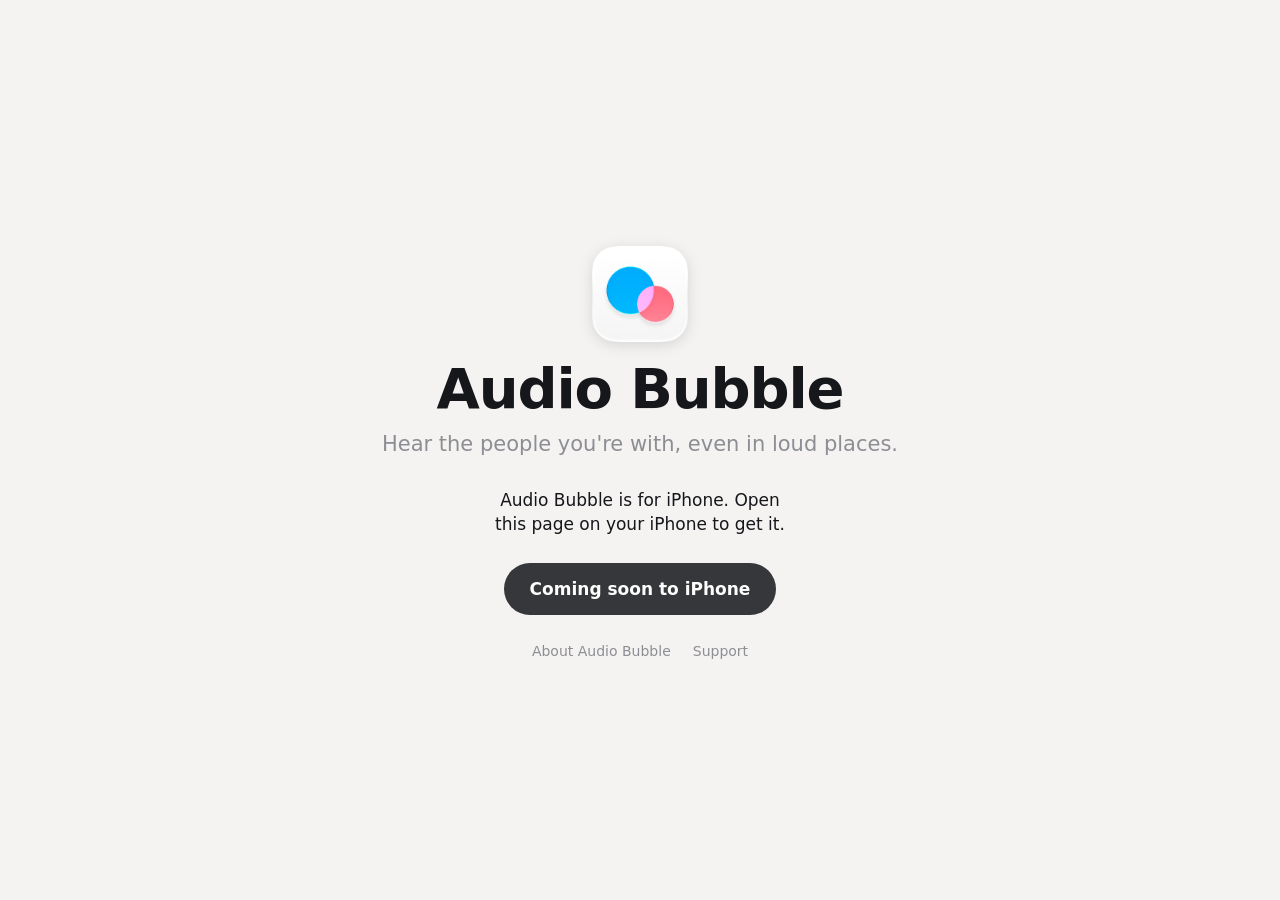
<file: docs/get/index.html>
<!DOCTYPE html>
<html lang="en">
<head>
  <meta charset="utf-8">
  <meta name="viewport" content="width=device-width, initial-scale=1, viewport-fit=cover">
  <title>Get Audio Bubble</title>
  <meta name="description" content="Hear the people you're with, clearly and instantly, even in loud places. Get Audio Bubble for iPhone.">
  <meta property="og:title" content="Get Audio Bubble">
  <meta property="og:description" content="Hear the people you're with, clearly and instantly, even in loud places.">
  <!-- Share image, rendered from og/og-image.html -->
  <meta property="og:image" content="https://audiobubble.jonbobrow.com/og-image.png">
  <meta property="og:image:width" content="2400">
  <meta property="og:image:height" content="1260">
  <meta property="og:image:alt" content="Audio Bubble: Hear the people you’re with, even in loud places. An iPhone showing friends gathered in a bubble.">
  <!-- Share video, recorded from og/og-video.html by og/render-video.sh; Messages plays it in place of the image -->
  <meta property="og:video" content="https://audiobubble.jonbobrow.com/og-video.mp4?v=1">
  <meta property="og:video:secure_url" content="https://audiobubble.jonbobrow.com/og-video.mp4?v=1">
  <meta property="og:video:type" content="video/mp4">
  <meta property="og:video:width" content="1200">
  <meta property="og:video:height" content="630">
  <meta name="twitter:card" content="summary_large_image">
  <meta name="twitter:image" content="https://audiobubble.jonbobrow.com/og-image.png">
  <meta name="theme-color" content="#f4f3f1" media="(prefers-color-scheme: light)">
  <meta name="theme-color" content="#121318" media="(prefers-color-scheme: dark)">
  <link rel="icon" href="../favicon.svg" type="image/svg+xml">
  <link rel="stylesheet" href="../style.css">
  <script>
    // Where the QR code in the app and "Send the link" lead. Once Audio Bubble is on the App
    // Store, put its ID here (the number in https://apps.apple.com/app/id1234567890), and
    // iPhones go straight to it.
    const appStoreID = null;

    const appStoreURL = appStoreID ? `https://apps.apple.com/app/id${appStoreID}` : null;
    const ua = navigator.userAgent;
    // iPadOS reports itself as a Mac, so a Mac with a touchscreen is an iPad.
    const isIOS = /iPhone|iPad|iPod/.test(ua) || (/Macintosh/.test(ua) && navigator.maxTouchPoints > 1);
    const isAndroid = /Android/.test(ua);
    if (appStoreURL && isIOS) location.replace(appStoreURL);
  </script>
</head>
<body>
  <main class="page get">
    <header>
      <picture>
        <source srcset="../icon-dark.png" media="(prefers-color-scheme: dark)">
        <img class="app-icon" src="../icon.png" width="256" height="256" alt="">
      </picture>
      <h1>Audio Bubble</h1>
      <p class="tagline">Hear the people you're with, even in loud places.</p>
    </header>

    <p class="get-note" id="note">Get Audio Bubble, put in your headphones and open it. You'll
      appear on your friend's screen, and they can invite you into their bubble.</p>

    <a class="download" id="download" hidden>Download on the App Store</a>
    <span class="download soon" id="soon">Coming soon to iPhone</span>

    <nav class="footer-links" aria-label="Footer links">
      <a href="../">About Audio Bubble</a>
      <a href="../support/">Support</a>
    </nav>
  </main>
  <script>
    const note = document.getElementById("note");
    if (isAndroid) {
      note.textContent = "Audio Bubble is only on iPhone for now, so joining the bubble takes an iPhone.";
    } else if (!isIOS) {
      note.textContent = "Audio Bubble is for iPhone. Open this page on your iPhone to get it.";
    }
    if (appStoreURL && !isAndroid) {
      const download = document.getElementById("download");
      download.href = appStoreURL;
      download.hidden = false;
      document.getElementById("soon").hidden = true;
    }
  </script>
</body>
</html>
</file>
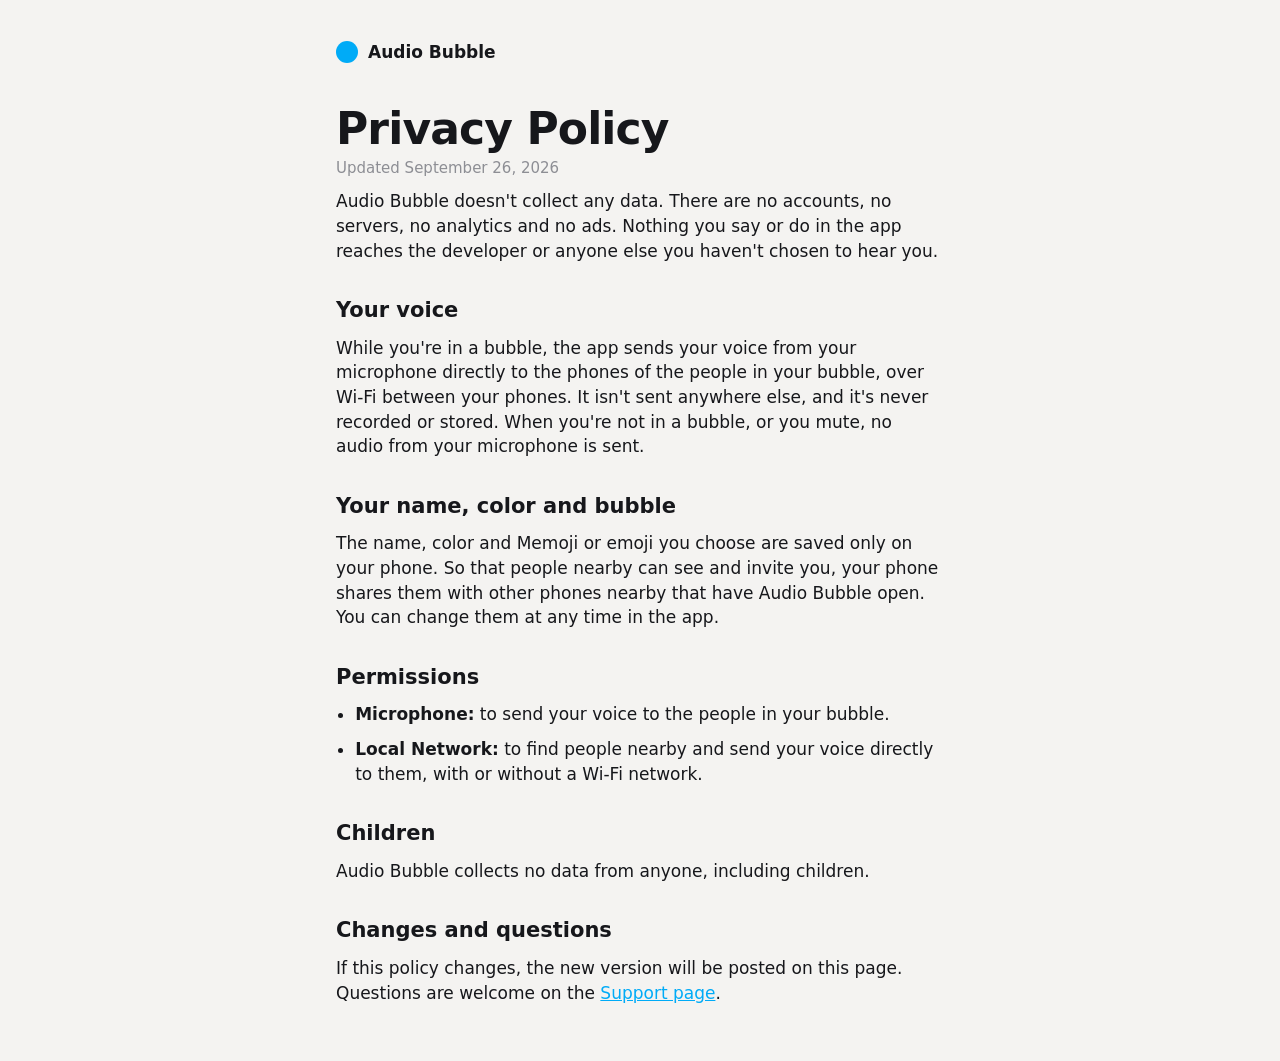
<file: docs/privacy/index.html>
<!DOCTYPE html>
<html lang="en">
<head>
  <meta charset="utf-8">
  <meta name="viewport" content="width=device-width, initial-scale=1, viewport-fit=cover">
  <title>Privacy Policy · Audio Bubble</title>
  <meta name="description" content="Audio Bubble collects no data. Your voice goes only to the people in your bubble.">
  <link rel="icon" href="../favicon.svg" type="image/svg+xml">
  <link rel="stylesheet" href="../style.css">
</head>
<body>
  <main class="doc">
    <a class="back" href="../">Audio Bubble</a>

    <h1>Privacy Policy</h1>
    <p class="updated">Updated September 26, 2026</p>

    <p>Audio Bubble doesn't collect any data. There are no accounts, no servers, no analytics
      and no ads. Nothing you say or do in the app reaches the developer or anyone else you
      haven't chosen to hear you.</p>

    <h2>Your voice</h2>
    <p>While you're in a bubble, the app sends your voice from your microphone directly to the
      phones of the people in your bubble, over Wi-Fi between your phones. It isn't sent
      anywhere else, and it's never recorded or stored. When you're not in a bubble, or you
      mute, no audio from your microphone is sent.</p>

    <h2>Your name, color and bubble</h2>
    <p>The name, color and Memoji or emoji you choose are saved only on your phone. So that
      people nearby can see and invite you, your phone shares them with other phones nearby
      that have Audio Bubble open. You can change them at any time in the app.</p>

    <h2>Permissions</h2>
    <ul>
      <li><strong>Microphone:</strong> to send your voice to the people in your bubble.</li>
      <li><strong>Local Network:</strong> to find people nearby and send your voice directly to
        them, with or without a Wi-Fi network.</li>
    </ul>

    <h2>Children</h2>
    <p>Audio Bubble collects no data from anyone, including children.</p>

    <h2>Changes and questions</h2>
    <p>If this policy changes, the new version will be posted on this page. Questions are
      welcome on the <a href="../support/">Support page</a>.</p>
  </main>
</body>
</html>
</file>
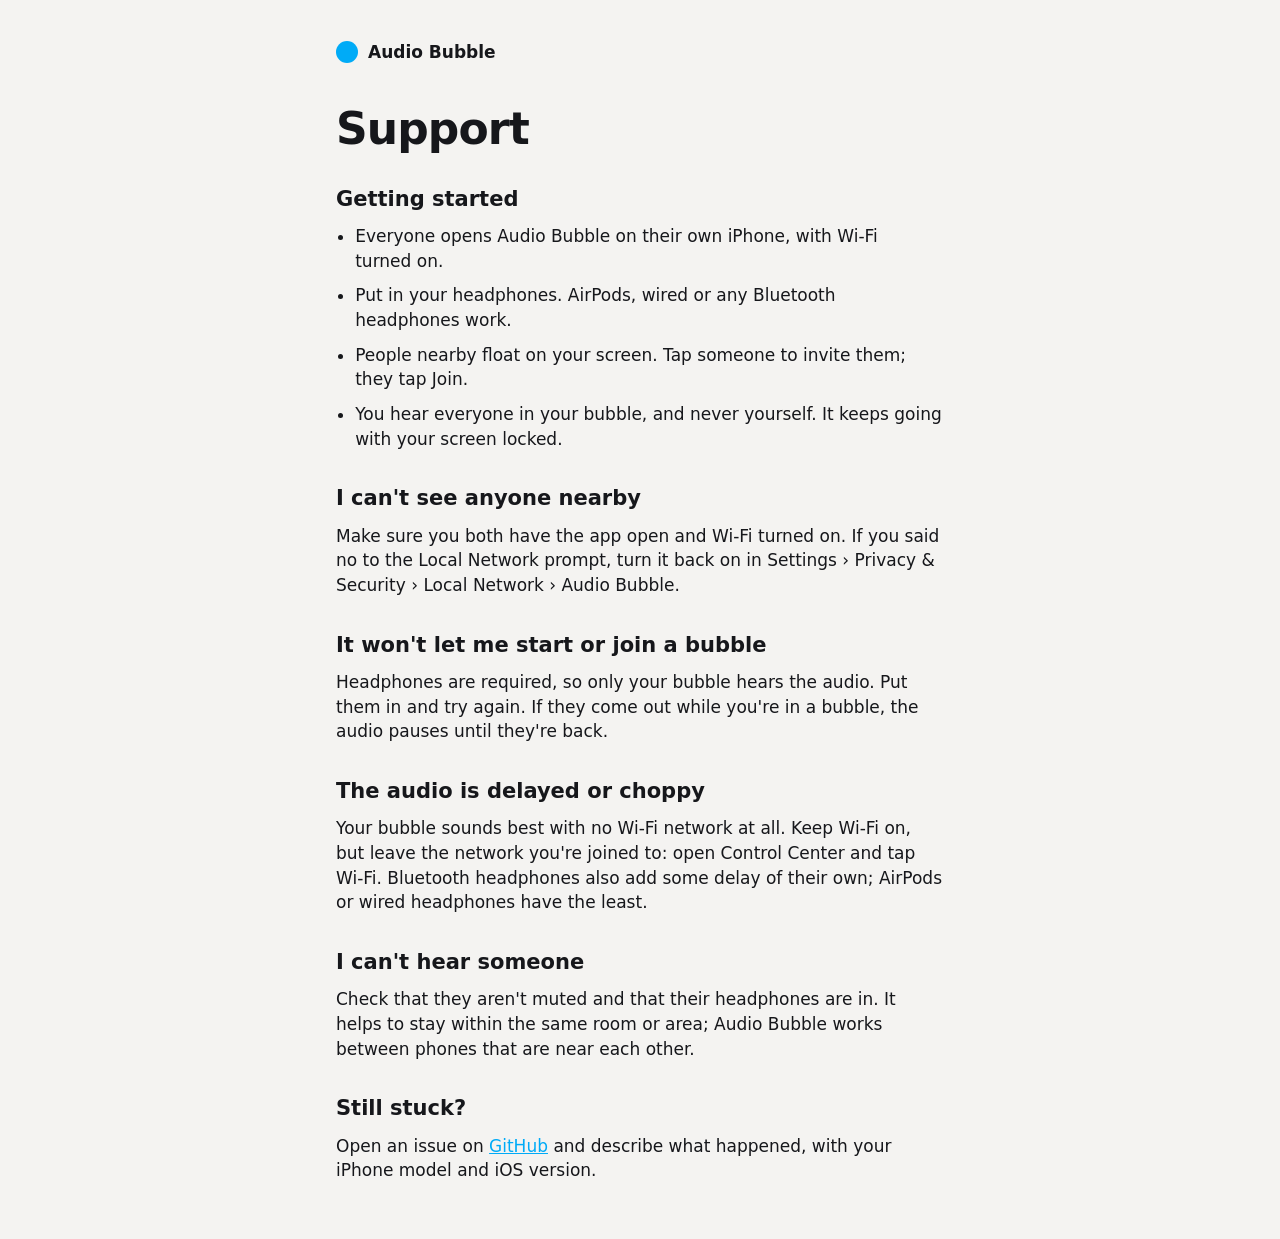
<file: docs/support/index.html>
<!DOCTYPE html>
<html lang="en">
<head>
  <meta charset="utf-8">
  <meta name="viewport" content="width=device-width, initial-scale=1, viewport-fit=cover">
  <title>Support · Audio Bubble</title>
  <meta name="description" content="Getting started with Audio Bubble, and help when something isn't working.">
  <link rel="icon" href="../favicon.svg" type="image/svg+xml">
  <link rel="stylesheet" href="../style.css">
</head>
<body>
  <main class="doc">
    <a class="back" href="../">Audio Bubble</a>

    <h1>Support</h1>

    <h2>Getting started</h2>
    <ul>
      <li>Everyone opens Audio Bubble on their own iPhone, with Wi-Fi turned on.</li>
      <li>Put in your headphones. AirPods, wired or any Bluetooth headphones work.</li>
      <li>People nearby float on your screen. Tap someone to invite them; they tap Join.</li>
      <li>You hear everyone in your bubble, and never yourself. It keeps going with your screen
        locked.</li>
    </ul>

    <h2>I can't see anyone nearby</h2>
    <p>Make sure you both have the app open and Wi-Fi turned on. If you said no to the Local
      Network prompt, turn it back on in Settings &rsaquo; Privacy &amp; Security &rsaquo; Local
      Network &rsaquo; Audio Bubble.</p>

    <h2>It won't let me start or join a bubble</h2>
    <p>Headphones are required, so only your bubble hears the audio. Put them in and try again.
      If they come out while you're in a bubble, the audio pauses until they're back.</p>

    <h2>The audio is delayed or choppy</h2>
    <p>Your bubble sounds best with no Wi-Fi network at all. Keep Wi-Fi on, but leave the
      network you're joined to: open Control Center and tap Wi-Fi. Bluetooth headphones also add
      some delay of their own; AirPods or wired headphones have the least.</p>

    <h2>I can't hear someone</h2>
    <p>Check that they aren't muted and that their headphones are in. It helps to stay within
      the same room or area; Audio Bubble works between phones that are near each other.</p>

    <h2>Still stuck?</h2>
    <p>Open an issue on <a href="https://github.com/jbobrow/AudioBubble/issues">GitHub</a> and
      describe what happened, with your iPhone model and iOS version.</p>
  </main>
</body>
</html>
</file>
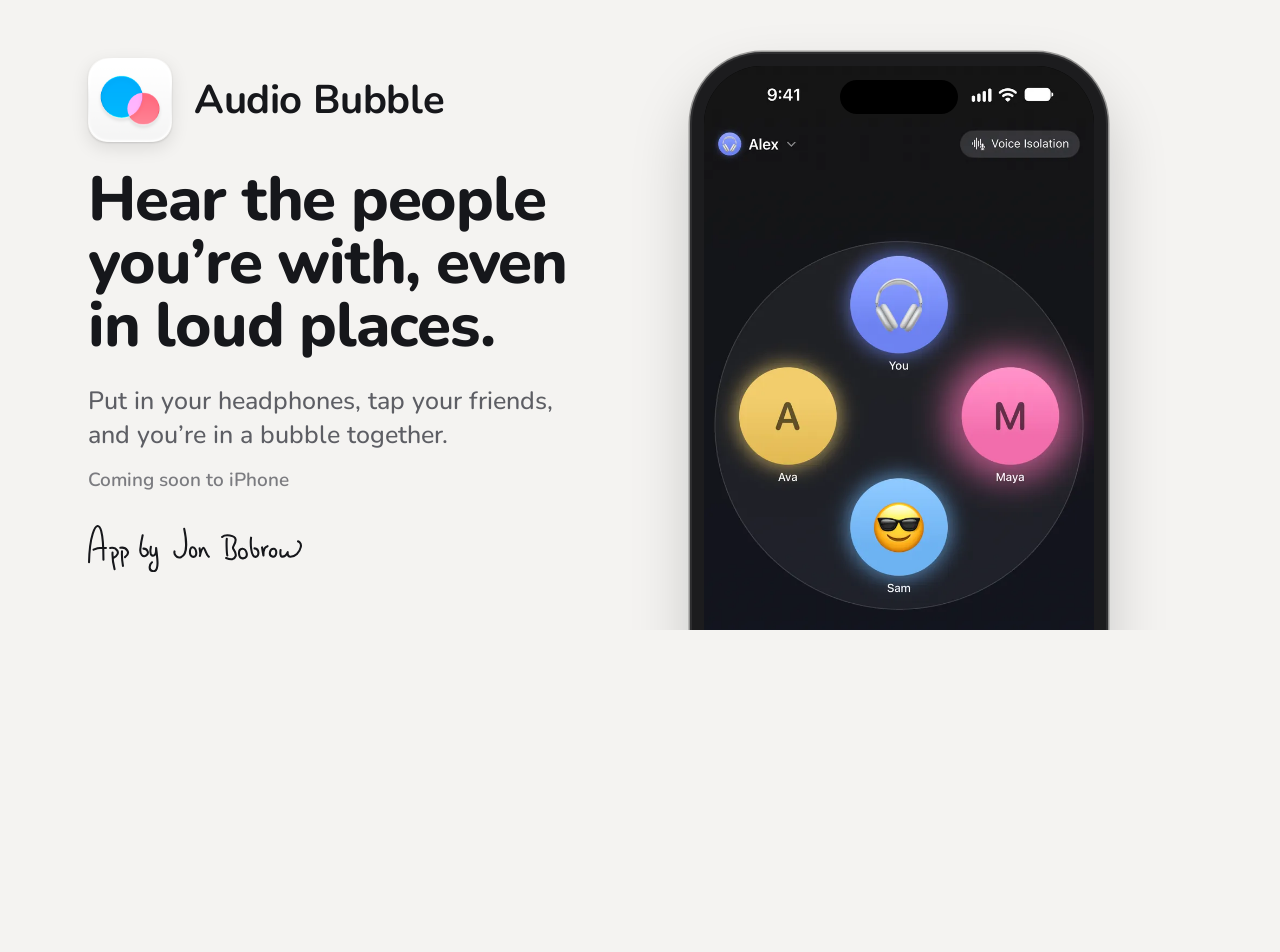
<file: og/og-image.html>
<!DOCTYPE html>
<html lang="en">
<head>
<!-- Source for the site's share image (og:image), 1200x630 drawn at 2x.
     Same layout as the NYC Parking, NYC Rent and Now Departing previews:
     icon and name, the tagline big, one line on what it does, the signature,
     and the app itself on the right. Re-render with ./render.sh -->
<meta charset="utf-8">
<title>Audio Bubble share image</title>
<link rel="stylesheet" href="https://fonts.googleapis.com/css2?family=Nunito:wght@600;700;800&display=block">
<style>
  * { margin: 0; padding: 0; box-sizing: border-box; }
  html, body { width: 1200px; height: 630px; overflow: hidden; }
  body {
    background: #f4f3f1;
    color: #16171b;
    font-family: ui-rounded, "SF Pro Rounded", Nunito, system-ui, -apple-system, sans-serif;
    -webkit-font-smoothing: antialiased;
    position: relative;
  }
  .copy {
    position: absolute; left: 88px; top: 0; bottom: 0; width: 540px;
    display: flex; flex-direction: column; justify-content: center; gap: 26px;
  }
  .app { display: flex; align-items: center; gap: 22px; }
  .app img { width: 84px; height: 84px; border-radius: 19px; box-shadow: 0 1px 2px rgba(0,0,0,.12), 0 6px 18px rgba(0,0,0,.10); }
  .app span { font-size: 40px; font-weight: 700; letter-spacing: -0.01em; }
  h1 {
    font-family: ui-rounded, "SF Pro Rounded", Nunito, system-ui, -apple-system, sans-serif;
    font-size: 62px; font-weight: 800;
    line-height: 1.02; letter-spacing: -0.02em;
    text-wrap: balance;
  }
  .pitch { font-size: 25px; line-height: 1.38; color: #5d5e64; font-weight: 500; max-width: 500px; }
  .note { font-size: 19px; font-weight: 600; color: #5d5e64; opacity: .8; margin-top: -12px; }
  .sig { width: 214px; height: auto; color: #16171b; margin-top: 6px; }

  /* iPhone, cropped by the bottom edge like the NYC Parking preview */
  .phone {
    position: absolute; left: 690px; top: 52px; width: 418px; height: 900px;
    border-radius: 72px; padding: 14px;
    background: #1c1c1e;
    box-shadow: inset 0 0 0 2px rgba(255,255,255,.08), 0 0 0 1.5px rgba(0,0,0,.35), 0 30px 60px rgba(0,0,0,.18);
  }
  .screen { position: relative; width: 100%; height: 100%; border-radius: 58px; overflow: hidden; background: #000; }
  .screen img { width: 100%; display: block; }
  .island { position: absolute; top: 14px; left: 50%; width: 118px; height: 34px; margin-left: -59px; border-radius: 17px; background: #000; }

  /* Mac: the two screens bleed off the right edge */
  .mac { position: absolute; left: 620px; top: 96px; width: 640px; }
  .macs { width: 100%; display: block; filter: drop-shadow(0 24px 40px rgba(0,0,0,.12)); }
  .cur { position: absolute; width: 26px; filter: drop-shadow(0 2px 3px rgba(0,0,0,.25)); }
  .c1 { left: 170px; top: 170px; }
  .c2 { left: 470px; top: 120px; }
</style>
</head>
<body>
  <div class="copy">
    <div class="app"><img src="icon.png" alt=""><span>Audio Bubble</span></div>
    <h1>Hear the people you’re with, even in loud places.</h1>
    <p class="pitch">Put in your headphones, tap your friends, and you’re in a bubble together.</p>
    <p class="note">Coming soon to iPhone</p>
    <!-- The same signature as the site footers and the other previews -->
    <svg class="sig" aria-label="App by Jon Bobrow" viewBox="0 0 3087.29 681.93" fill="none" stroke="currentColor" stroke-width="30" stroke-linecap="round" stroke-linejoin="round"><path d="M1610.11,335.11c0,17.82,19.8,77.22,3.96,110.89M15,537.47C23.66,136.35,107.34,18.04,136.2,15.15c28.86-2.89,86.57,31.74,86.57,484.8M80.58,356.55c65.34-37.62,178.21-25.74,178.21-25.74M320.17,330.81c81.18-15.84,176.23,73.26,47.52,142.57M466.7,328.83c81.18-15.84,160.39,71.28,67.32,134.65M353.83,396.15c-5.94,104.95,29.7,241.57,29.7,241.57M490.46,378.33c-5.94,104.95,13.86,211.87,13.86,211.87M788.37,148.98c-11.88,49.5-26.16,130.64-33.66,199.99-7.92,73.26,38.68,123.77,86.2,90.1s12.8-101.98-40.66-98.06M923.02,537.08c-35.64,27.72-53.4,109.67,2.96,126.69,69.81,21.08,80.2-67.28,76.24-138.57s-19.8-194.05-19.8-194.05M982.42,331.15c1.98,75.24-9.9,118.81-51.48,110.89s-31.68-85.14-23.76-128.71M1388.34,55.92c29.7,142.57,55.95,373.41-47.52,407.9-71.28,23.76-100.98-51.48-93.06-83.16M1507.15,321.25c-45.54-3.96-56.51,138.61,9.9,138.61,73.26,0,47.85-133.59-9.9-138.61ZM2225.92,343.03c-72.62,9.68-56.39,142.67,9.9,138.61,97.02-5.94,49.5-146.53-9.9-138.61ZM2686.12,343.13c-64.18-8.02-87.35,95.19-26.56,112.77,66.28,19.16,73.26-106.93,26.56-112.77ZM1614.07,445.99c19.8-85.14,41.58-116.83,55.44-116.83s37.62,108.91,73.26,128.71M1934.85,172.74c47.52-45.54,186.13-25.74,194.05,33.66,7.92,59.4-39.6,97.02-37.62,122.77s56.36,69.3,38.54,120.79-66.26,57.42-137.55,25.74M2002.17,198.48c-5.94,47.52-1.98,209.89,7.92,241.57M2352.65,182.64c-7.92,55.44-9.84,280.18,67.32,277.21,51.48-1.98,57.42-116.83-17.82-122.77M2590.26,305.41c-35.64,13.86-59.4,27.56-59.4,134.65,0,9.9-15.84-93.06-19.8-116.83M2881.33,392.53s-9.9,67.32,39.6,65.34c69.28-2.77,130.89-59.33,148.51-138.61,15.84-71.28-39.6-83.16-39.6-83.16M2778.37,360.85c-7.92,49.5-1.85,92.77,17.82,95.04,51.48,5.94,85.14-63.36,85.14-63.36"/></svg>
  </div>
  <div class="phone"><div class="screen"><img src="screen.webp" alt=""><div class="island"></div></div></div>
</body>
</html>
</file>
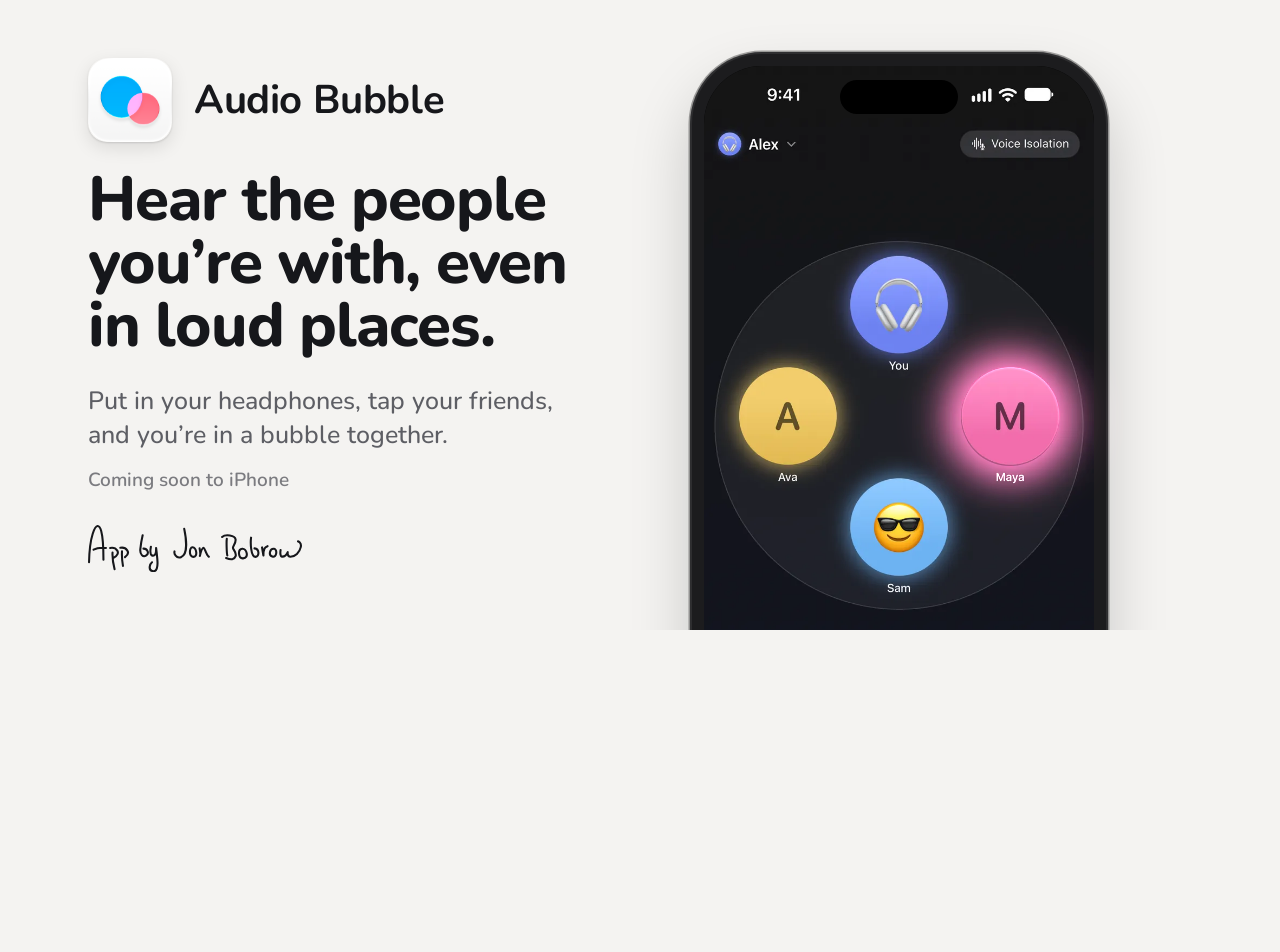
<file: og/og-video.html>
<!DOCTYPE html>
<html lang="en">
<head>
<!-- Source for the site's share video (og:video): the share image, with each
     friend glowing with their voice as they talk, the way MemberGlow in
     BubbleView.swift draws it: a halo that grows 1x to 1.45x and blurs 10 to 20,
     and a shadow from 6 to 28, with level. An 8-second loop that opens and
     closes on the share image. Open it in a browser to watch it loop;
     re-render the video with ./render-video.sh -->
<meta charset="utf-8">
<title>Audio Bubble share video</title>
<link rel="stylesheet" href="https://fonts.googleapis.com/css2?family=Nunito:wght@600;700;800&display=block">
<style>
  * { margin: 0; padding: 0; box-sizing: border-box; }
  html, body { width: 1200px; height: 630px; overflow: hidden; }
  body {
    background: #f4f3f1;
    color: #16171b;
    font-family: ui-rounded, "SF Pro Rounded", Nunito, system-ui, -apple-system, sans-serif;
    -webkit-font-smoothing: antialiased;
    position: relative;
  }
  .copy {
    position: absolute; left: 88px; top: 0; bottom: 0; width: 540px;
    display: flex; flex-direction: column; justify-content: center; gap: 26px;
  }
  .app { display: flex; align-items: center; gap: 22px; }
  .app img { width: 84px; height: 84px; border-radius: 19px; box-shadow: 0 1px 2px rgba(0,0,0,.12), 0 6px 18px rgba(0,0,0,.10); }
  .app span { font-size: 40px; font-weight: 700; letter-spacing: -0.01em; }
  h1 {
    font-family: ui-rounded, "SF Pro Rounded", Nunito, system-ui, -apple-system, sans-serif;
    font-size: 62px; font-weight: 800;
    line-height: 1.02; letter-spacing: -0.02em;
    text-wrap: balance;
  }
  .pitch { font-size: 25px; line-height: 1.38; color: #5d5e64; font-weight: 500; max-width: 500px; }
  .note { font-size: 19px; font-weight: 600; color: #5d5e64; opacity: .8; margin-top: -12px; }
  .sig { width: 214px; height: auto; color: #16171b; margin-top: 6px; }

  /* iPhone, cropped by the bottom edge like the NYC Parking preview */
  .phone {
    position: absolute; left: 690px; top: 52px; width: 418px; height: 900px;
    border-radius: 72px; padding: 14px;
    background: #1c1c1e;
    box-shadow: inset 0 0 0 2px rgba(255,255,255,.08), 0 0 0 1.5px rgba(0,0,0,.35), 0 30px 60px rgba(0,0,0,.18);
  }
  .screen { position: relative; width: 100%; height: 100%; border-radius: 58px; overflow: hidden; background: #000; }
  .screen img { width: 100%; display: block; }
  .island { position: absolute; top: 14px; left: 50%; width: 118px; height: 34px; margin-left: -59px; border-radius: 17px; background: #000; }

  /* Mac: the two screens bleed off the right edge */
  .mac { position: absolute; left: 620px; top: 96px; width: 640px; }
  .macs { width: 100%; display: block; filter: drop-shadow(0 24px 40px rgba(0,0,0,.12)); }
  .cur { position: absolute; width: 26px; filter: drop-shadow(0 2px 3px rgba(0,0,0,.25)); }
  .c1 { left: 170px; top: 170px; }
  .c2 { left: 470px; top: 120px; }

  /* Voice glow, laid over the screenshot around each avatar and masked so it
     never tints the avatar itself. Centers and colors measured from screen.webp. */
  .voice {
    position: absolute; width: 300px; height: 300px; margin: -150px 0 0 -150px;
    pointer-events: none; mix-blend-mode: plus-lighter;
    -webkit-mask: radial-gradient(circle at center, transparent 47px, #000 49.5px);
            mask: radial-gradient(circle at center, transparent 47px, #000 49.5px);
    --L: 0;
  }
  .voice i, .voice b {
    position: absolute; left: 50%; top: 50%; width: 98px; height: 98px; margin: -49px 0 0 -49px;
    border-radius: 50%;
  }
  .voice i {
    background: rgb(var(--c) / .3);
    transform: scale(calc(1 + .45 * var(--L)));
    filter: blur(calc(10px + 10px * var(--L)));
    opacity: var(--L);
  }
  .voice b {
    box-shadow: 0 0 calc(12px + 40px * var(--L)) rgb(var(--c) / calc(.25 + .4 * var(--L)));
    opacity: var(--L);
  }
</style>
</head>
<body>
  <div class="copy">
    <div class="app"><img src="icon.png" alt=""><span>Audio Bubble</span></div>
    <h1>Hear the people you’re with, even in loud places.</h1>
    <p class="pitch">Put in your headphones, tap your friends, and you’re in a bubble together.</p>
    <p class="note">Coming soon to iPhone</p>
    <!-- The same signature as the site footers and the other previews -->
    <svg class="sig" aria-label="App by Jon Bobrow" viewBox="0 0 3087.29 681.93" fill="none" stroke="currentColor" stroke-width="30" stroke-linecap="round" stroke-linejoin="round"><path d="M1610.11,335.11c0,17.82,19.8,77.22,3.96,110.89M15,537.47C23.66,136.35,107.34,18.04,136.2,15.15c28.86-2.89,86.57,31.74,86.57,484.8M80.58,356.55c65.34-37.62,178.21-25.74,178.21-25.74M320.17,330.81c81.18-15.84,176.23,73.26,47.52,142.57M466.7,328.83c81.18-15.84,160.39,71.28,67.32,134.65M353.83,396.15c-5.94,104.95,29.7,241.57,29.7,241.57M490.46,378.33c-5.94,104.95,13.86,211.87,13.86,211.87M788.37,148.98c-11.88,49.5-26.16,130.64-33.66,199.99-7.92,73.26,38.68,123.77,86.2,90.1s12.8-101.98-40.66-98.06M923.02,537.08c-35.64,27.72-53.4,109.67,2.96,126.69,69.81,21.08,80.2-67.28,76.24-138.57s-19.8-194.05-19.8-194.05M982.42,331.15c1.98,75.24-9.9,118.81-51.48,110.89s-31.68-85.14-23.76-128.71M1388.34,55.92c29.7,142.57,55.95,373.41-47.52,407.9-71.28,23.76-100.98-51.48-93.06-83.16M1507.15,321.25c-45.54-3.96-56.51,138.61,9.9,138.61,73.26,0,47.85-133.59-9.9-138.61ZM2225.92,343.03c-72.62,9.68-56.39,142.67,9.9,138.61,97.02-5.94,49.5-146.53-9.9-138.61ZM2686.12,343.13c-64.18-8.02-87.35,95.19-26.56,112.77,66.28,19.16,73.26-106.93,26.56-112.77ZM1614.07,445.99c19.8-85.14,41.58-116.83,55.44-116.83s37.62,108.91,73.26,128.71M1934.85,172.74c47.52-45.54,186.13-25.74,194.05,33.66,7.92,59.4-39.6,97.02-37.62,122.77s56.36,69.3,38.54,120.79-66.26,57.42-137.55,25.74M2002.17,198.48c-5.94,47.52-1.98,209.89,7.92,241.57M2352.65,182.64c-7.92,55.44-9.84,280.18,67.32,277.21,51.48-1.98,57.42-116.83-17.82-122.77M2590.26,305.41c-35.64,13.86-59.4,27.56-59.4,134.65,0,9.9-15.84-93.06-19.8-116.83M2881.33,392.53s-9.9,67.32,39.6,65.34c69.28-2.77,130.89-59.33,148.51-138.61,15.84-71.28-39.6-83.16-39.6-83.16M2778.37,360.85c-7.92,49.5-1.85,92.77,17.82,95.04,51.48,5.94,85.14-63.36,85.14-63.36"/></svg>
  </div>
  <div class="phone"><div class="screen"><img src="screen.webp" alt=""><div class="island"></div></div></div>
  <div class="voice" id="you"  style="left: 898.7px; top: 304.3px; --c: 125 145 250"><i></i><b></b></div>
  <div class="voice" id="ava"  style="left: 787.7px; top: 415.6px; --c: 241 203 106"><i></i><b></b></div>
  <div class="voice" id="maya" style="left: 1010px; top: 416.5px; --c: 252 128 190"><i></i><b></b></div>
  <div class="voice" id="sam"  style="left: 898.7px; top: 527px; --c: 128 190 250"><i></i><b></b></div>
  <script>
  // Who talks when, in seconds, in one 8-second loop. Everyone is quiet at
  // 0 and 8, so it opens and closes on the share image.
  const T = 8;
  const turns = {
    maya: [[.35, 2.35]],
    ava:  [[2.15, 2.75], [3.0, 4.5]],     // laughs, then answers
    you:  [[4.7, 6.15]],
    sam:  [[6.2, 7.45]],
  };
  // Speech: syllables at 4 to 6 a second over a slower phrase swell, eased in and out
  const voice = (t, a, b, seed) => {
    if (t < a || t > b) return 0;
    const edge = Math.min(1, (t - a) / .18, (b - t) / .25);
    const env = edge * edge * (3 - 2 * edge);
    const syl = .5 + .5 * Math.sin(2 * Math.PI * (4.7 * t + seed)) * Math.sin(2 * Math.PI * (2.3 * t + seed * 1.7));
    const phrase = .7 + .3 * Math.sin(2 * Math.PI * (.9 * t + seed * .3));
    const level = env * phrase * (.25 + .75 * Math.abs(syl)) * .55;   // mic level, 0 to ~.55
    return Math.min(1, Math.sqrt(level) * 1.6) * env;              // MemberGlow's curve
  };
  const els = Object.fromEntries(Object.keys(turns).map((k) => [k, document.getElementById(k)]));
  window.seek = (time) => {
    const t = ((time % T) + T) % T;
    Object.entries(turns).forEach(([k, spans], n) => {
      const L = Math.max(0, ...spans.map(([a, b]) => voice(t, a, b, n * .37 + .11)));
      els[k].style.setProperty('--L', L.toFixed(3));
    });
  };
  seek(0);
  const t0 = performance.now();
  (function tick() { if (!window.__frozen) seek((performance.now() - t0) / 1000); requestAnimationFrame(tick); })();
  </script>
</body>
</html>
</file>
<file: docs/style.css>
:root {
  --bg: #f4f3f1;
  --fg: #16171b;
  --muted: #8d8e94;
  --pill: #16171b;
  --pill-fg: #ffffff;
  --blue: #00abf7;
  --font: ui-rounded, "SF Pro Rounded", "Nunito", system-ui, -apple-system, sans-serif;
  color-scheme: light dark;
}

@media (prefers-color-scheme: dark) {
  :root {
    --bg: #121318;
    --fg: #f3f3f5;
    --muted: #7c7e88;
    --pill: #f3f3f5;
    --pill-fg: #121318;
  }
}

* { box-sizing: border-box; margin: 0; padding: 0; }

html, body { background: var(--bg); color: var(--fg); }

body {
  font-family: var(--font);
  -webkit-font-smoothing: antialiased;
  -webkit-tap-highlight-color: transparent;
  line-height: 1.45;
}

a { color: inherit; }

/* Home */

.page {
  min-height: 100svh;
  display: flex;
  flex-direction: column;
  align-items: center;
  padding: max(28px, env(safe-area-inset-top)) 16px max(20px, env(safe-area-inset-bottom));
  text-align: center;
}

.app-icon {
  display: block;
  width: clamp(36px, 8vw, 52px);
  height: auto;
  margin: 0 auto 12px;
  filter: drop-shadow(0 3px 7px rgb(0 0 0 / 0.12));
}

h1 {
  font-size: clamp(34px, 7vw, 56px);
  font-weight: 700;
  letter-spacing: -0.02em;
  line-height: 1.05;
}

.tagline {
  margin-top: 10px;
  font-size: clamp(17px, 2.6vw, 21px);
  color: var(--muted);
  text-wrap: balance;
}

.stage {
  flex: 1;
  width: 100%;
  min-height: 320px;
  position: relative;
}

#bubbles {
  position: absolute;
  inset: 0;
  width: 100%;
  height: 100%;
  display: block;
  touch-action: manipulation;
  outline: none;
}

.readout {
  min-height: 3em;
  max-width: 30ch;
  font-size: 17px;
  font-weight: 600;
  text-wrap: balance;
}

.download {
  margin-top: 18px;
  display: inline-block;
  padding: 14px 26px;
  border-radius: 999px;
  background: var(--pill);
  color: var(--pill-fg);
  font-size: 17px;
  font-weight: 700;
  text-decoration: none;
  transition: transform 0.15s ease;
}
a.download:hover { transform: scale(1.04); }
a.download:active { transform: scale(0.97); }
.download.soon { opacity: 0.85; }

.footer-links {
  margin-top: 26px;
  display: flex;
  gap: 22px;
  font-size: 14px;
  color: var(--muted);
}
.footer-links a, .made-by a { text-decoration: none; }
.footer-links a:hover, .made-by a:hover { color: var(--fg); }

.made-by {
  margin-top: 8px;
  font-size: 14px;
  color: var(--muted);
}

/* "App by Jon Bobrow", the same signature as in the app */
.by-jon { display: inline-block; margin-top: 14px; color: var(--muted); transition: color 0.15s; }
.by-jon:hover { color: var(--fg); }
.by-jon svg { display: block; width: 150px; height: auto; }

/* Privacy and Support */

.doc {
  max-width: 640px;
  margin: 0 auto;
  padding: max(40px, env(safe-area-inset-top)) 16px 56px;
}
.doc .back {
  display: inline-flex;
  align-items: center;
  gap: 10px;
  font-weight: 700;
  font-size: 17px;
  text-decoration: none;
}
.doc .back::before {
  content: "";
  width: 22px;
  height: 22px;
  border-radius: 50%;
  background: var(--blue);
}
.doc h1 { margin-top: 36px; font-size: clamp(32px, 6vw, 44px); }
.doc .updated { margin-top: 6px; color: var(--muted); font-size: 15px; }
.doc h2 { margin-top: 32px; font-size: 21px; }
.doc p, .doc li { margin-top: 10px; font-size: 17px; text-wrap: pretty; }
.doc ul { padding-left: 1.2em; }
.doc a:not(.back) { color: var(--blue); }

/* Get: where the app's QR code leads */

.page.get { justify-content: center; }
.get .app-icon { width: 96px; margin-bottom: 18px; }
.get-note {
  margin-top: 28px;
  max-width: 32ch;
  font-size: 17px;
  text-wrap: balance;
}
.get .download { margin-top: 26px; }
[hidden] { display: none !important; }
</file>
